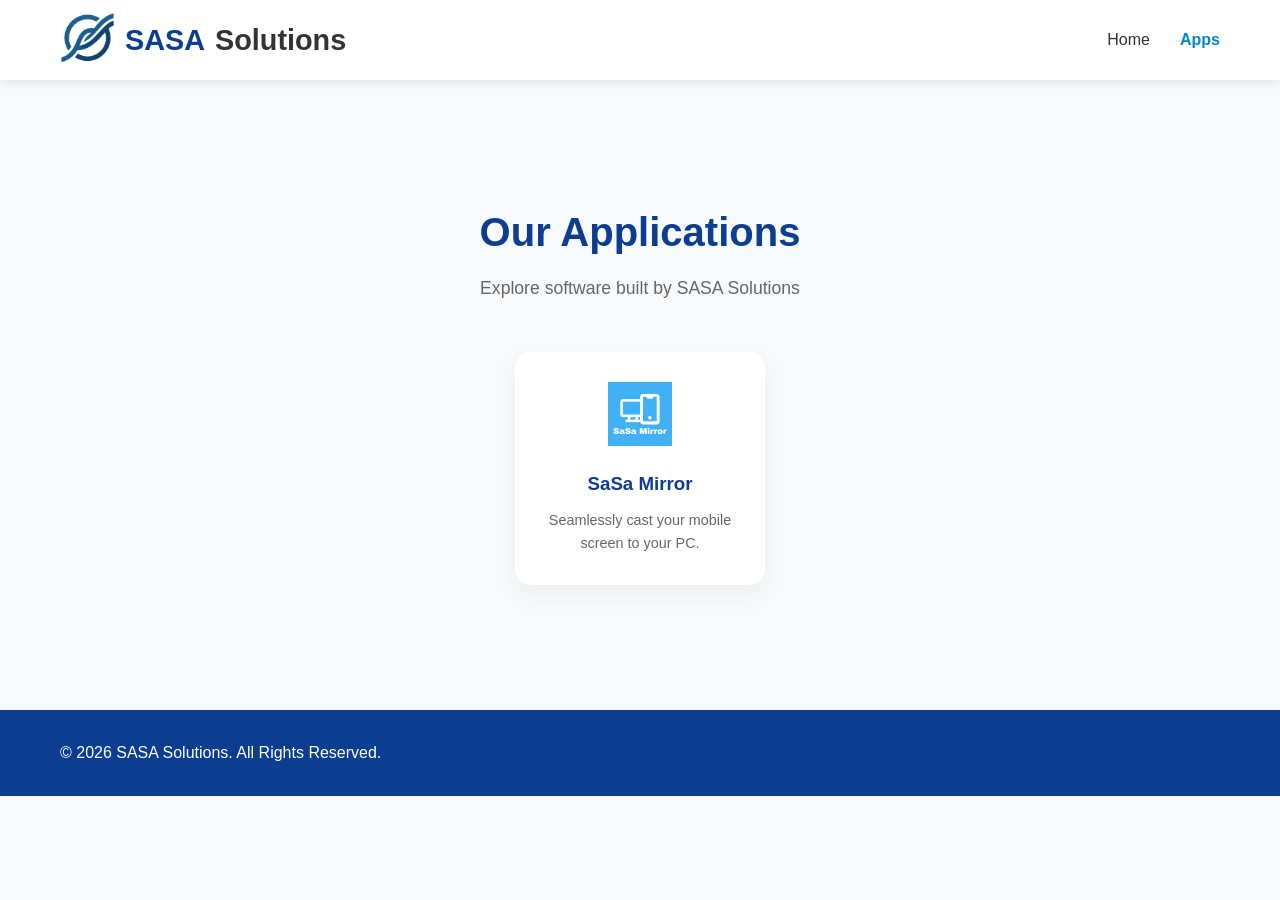
<file: apps.html>
<!DOCTYPE html>
<html lang="en">
<head>
    <!-- Google Analytics -->
    <script async src="https://www.googletagmanager.com/gtag/js?id=G-H85WKNMF92"></script>
    <script>
      window.dataLayer = window.dataLayer || [];
      function gtag(){dataLayer.push(arguments);}
      gtag('js', new Date());
      gtag('config', 'G-H85WKNMF92');
    </script>
    <meta charset="UTF-8">
    <meta name="viewport" content="width=device-width, initial-scale=1.0">
    <title>Our Apps | SASA Solutions</title>
    <link rel="stylesheet" href="style.css">
    <link rel="stylesheet" href="https://cdnjs.cloudflare.com/ajax/libs/font-awesome/6.4.0/css/all.min.css">
</head>
<body style="background: var(--bg-light);">
    
    <!-- FIX: Removed the blue background style from the nav -->
    <nav class="navbar">
        <div class="container nav-container">
            <a href="index.html" class="logo">
                <img src="sasalogo croped.png" alt="SASA Solutions Logo" class="logo-icon">
                <span>SASA</span> Solutions
            </a>
            <ul class="nav-links">
                <li><a href="index.html">Home</a></li>
                <li><a href="apps.html" style="color: var(--secondary-color); font-weight: bold;">Apps</a></li>
            </ul>
        </div>
    </nav>

    <!-- App Gallery Section -->
    <section class="section-padding" style="padding-top: 120px; min-height: 70vh;">
        <div class="container text-center">
            <h2 class="section-title">Our Applications</h2>
            <p class="section-subtitle">Explore software built by SASA Solutions</p>
            
            <div style="display: flex; justify-content: center; margin-top: 40px;">
                <!-- SaSa Mirror App Card -->
                <a href="sasa-mirror-download.html" style="text-decoration: none; color: inherit;">
                    <div style="background: white; border-radius: 16px; padding: 30px; box-shadow: 0 10px 25px rgba(0,0,0,0.05); text-align: center; max-width: 250px; transition: 0.3s; cursor: pointer;" onmouseover="this.style.transform='translateY(-10px)'" onmouseout="this.style.transform='translateY(0)'">
                        
                        <!-- CHANGED: Replaced phone icon with your custom logo -->
                        <img src="sasamirrorlogo.png" alt="SaSa Mirror Logo" style="width: 64px; height: 64px; object-fit: contain; margin-bottom: 15px;">
                        
                        <h3 style="margin-bottom: 10px; color: var(--primary-color);">SaSa Mirror</h3>
                        <p style="font-size: 0.9rem; color: var(--text-light);">Seamlessly cast your mobile screen to your PC.</p>
                    </div>
                </a>
            </div>
        </div>
    </section>

    <!-- Footer -->
    <footer style="background: var(--primary-color);">
        <div class="container text-center">
            <p>&copy; 2026 SASA Solutions. All Rights Reserved.</p>
        </div>
    </footer>
</body>
</html>
</file>
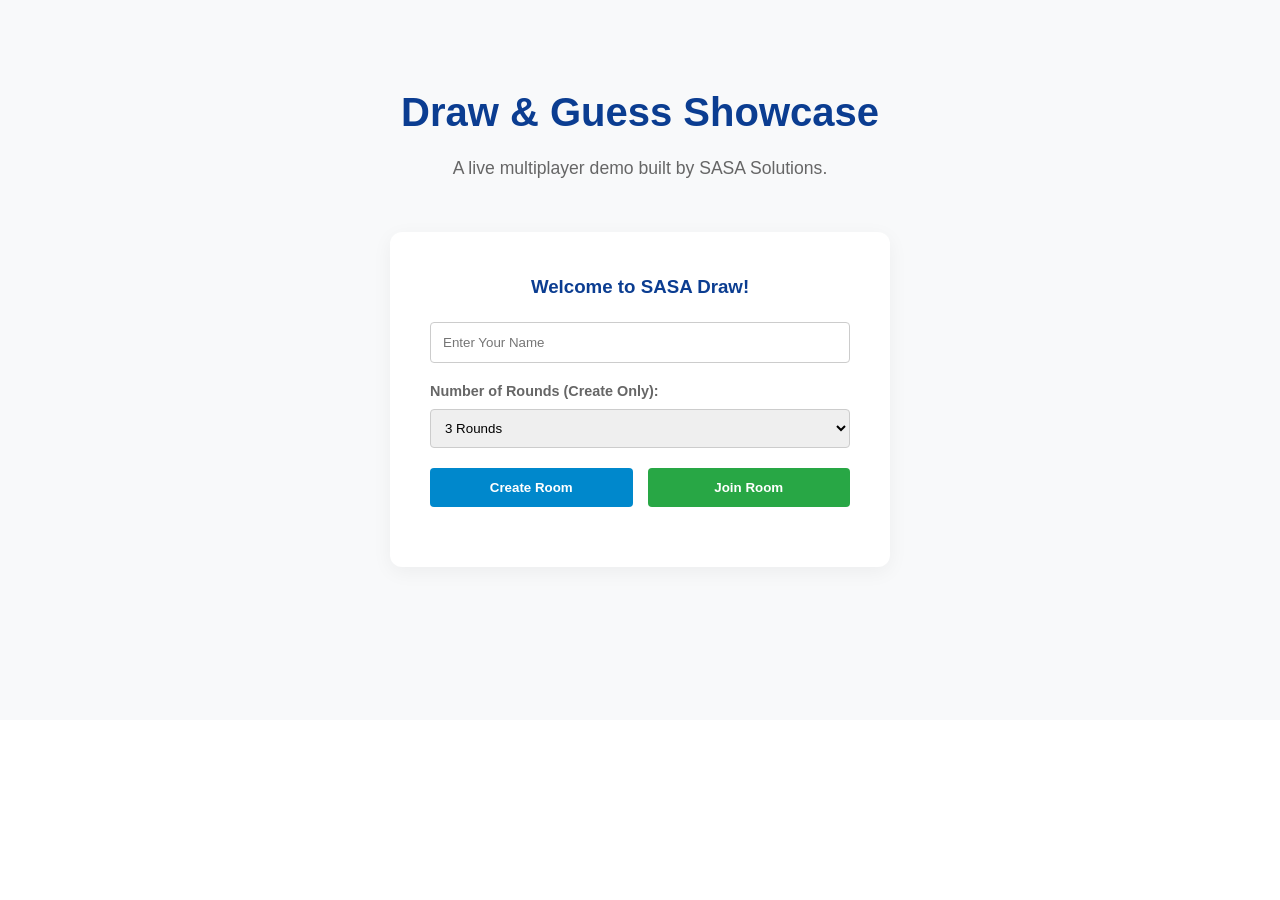
<file: game.html>
<!DOCTYPE html>
<html lang="en">
<head>
    <!-- Google tag (gtag.js) -->
<script async src="https://www.googletagmanager.com/gtag/js?id=G-H85WKNMF92"></script>
<script>
  window.dataLayer = window.dataLayer || [];
  function gtag(){dataLayer.push(arguments);}
  gtag('js', new Date());

  gtag('config', 'G-H85WKNMF92');
</script>
    <meta charset="UTF-8">
    <meta name="viewport" content="width=device-width, initial-scale=1.0">
    <title>SASA Solutions | Multiplayer Draw & Guess</title>
    <link rel="stylesheet" href="style.css">
    <link rel="stylesheet" href="https://cdnjs.cloudflare.com/ajax/libs/font-awesome/6.4.0/css/all.min.css">
</head>
<body>
    <!-- PASTE YOUR SASA SOLUTIONS NAVBAR HERE -->

    <section class="section-padding" style="background: var(--bg-light); min-height: 80vh;">
        <div class="container">
            <h2 class="section-title">Draw & Guess Showcase</h2>
            <p class="section-subtitle">A live multiplayer demo built by SASA Solutions.</p>
            
            <!-- Room Selection Lobby -->
            <div id="lobbyContainer" style="background: var(--white); padding: 40px; border-radius: 12px; box-shadow: 0 5px 20px rgba(0,0,0,0.05); max-width: 500px; margin: 0 auto; text-align: center;">
                <h3 style="color: var(--primary-color); margin-bottom: 20px;">Welcome to SASA Draw!</h3>
                
                <input type="text" id="playerNameInput" placeholder="Enter Your Name" class="form-input" style="width: 100%; padding: 12px; margin-bottom: 15px; border: 1px solid #ccc; border-radius: 4px;" required>
                
                <!-- Rounds Selector for Creating a Room -->
                <div style="margin-bottom: 20px; text-align: left;">
                    <label style="font-weight: bold; font-size: 0.9rem; color: var(--text-light);">Number of Rounds (Create Only):</label>
                    <select id="roundsInput" style="width: 100%; padding: 10px; border: 1px solid #ccc; border-radius: 4px; margin-top: 5px;">
                        <option value="1">1 Round</option>
                        <option value="2">2 Rounds</option>
                        <option value="3" selected>3 Rounds</option>
                        <option value="5">5 Rounds</option>
                    </select>
                </div>
                
                <div style="display: flex; gap: 15px; justify-content: center; margin-bottom: 20px;">
                    <button id="showCreateBtn" class="btn-primary" style="flex: 1;">Create Room</button>
                    <button id="showJoinBtn" class="btn-primary" style="flex: 1; background: #28a745;">Join Room</button>
                </div>

                <!-- Hidden Join Room Details -->
                <div id="joinRoomDetails" style="display: none; margin-top: 15px;">
                    <input type="text" id="roomIdInput" placeholder="Enter 4-Letter Room ID" style="width: 100%; padding: 12px; margin-bottom: 15px; border: 1px solid #ccc; border-radius: 4px; text-transform: uppercase;" maxlength="4">
                    <button id="joinSubmitBtn" class="btn-primary" style="width: 100%; background: #28a745;">Join Game Now</button>
                    <p id="joinError" style="color: red; margin-top: 10px; display: none;"></p>
                </div>
            </div>

            <!-- MAIN GAME -->
            <div id="mainGameContainer" class="game-container" style="display: none;">
                
                <!-- Header with Room ID and Timer -->
                <div style="width: 100%; display: flex; justify-content: space-between; align-items: center; margin-bottom: 10px; padding: 0 10px;">
                    <h3 style="color: var(--text-light); font-size: 1.2rem;">Room: <span id="displayRoomId" style="color: var(--primary-color); letter-spacing: 2px;"></span></h3>
                    <h3 style="color: #d9534f; font-size: 1.2rem;">Time: <span id="timerDisplay">--</span>s</h3>
                </div>

                <!-- Live Scoreboard -->
                <div id="scoreboard" style="width: 100%; display: flex; gap: 10px; justify-content: center; margin-bottom: 15px; flex-wrap: wrap;">
                    <!-- Player scores will be injected here automatically -->
                </div>

                <div id="wordSelectionArea" style="width: 100%; text-align: center; margin-bottom: 15px;">
                    <button id="startGameBtn" class="btn-primary" style="width: 100%; max-width: 300px; background: #ff9800;">Start Game Loop</button>
                    <div id="wordChoices" style="display: none; gap: 10px; justify-content: center; margin-top: 10px;"></div>
                    <h3 id="currentWordDisplay" style="color: var(--primary-color); display: none; margin-top: 10px;"></h3>
                </div>

                <div class="canvas-container">
                    <div class="toolbar">
                        <input type="color" id="colorPicker" value="#0b3d91">
                        <input type="range" id="brushSize" min="1" max="20" value="5">
                        <button id="clearBtn" class="btn-primary" style="padding: 5px 15px;">Clear Canvas</button>
                    </div>
                    <canvas id="gameCanvas" width="800" height="500"></canvas>
                </div>

                <div class="chat-container">
                    <ul id="messages"></ul>
                    <form id="chatForm">
                        <input id="chatInput" autocomplete="off" placeholder="Guess the word..." required />
                        <button type="submit" class="btn-primary" style="border-radius: 0 4px 4px 0;">Send</button>
                    </form>
                </div>

                <!-- NEW: Game Over Modal -->
                <div id="gameOverModal">
                    <div class="modal-content">
                        <h2 style="color: var(--primary-color); margin-bottom: 10px;">🏆 Game Over!</h2>
                        <h3 id="winnerDisplay" style="color: #28a745; margin-bottom: 20px;"></h3>
                        <ul id="finalScoresList" style="list-style: none; padding: 0; margin-bottom: 20px; font-size: 1.1rem; line-height: 1.8;"></ul>
                        <button id="closeModalBtn" class="btn-primary" style="width: 100%;">Close & Play Again</button>
                    </div>
                </div>

            </div>
        </div>
    </section>

    <!-- PASTE YOUR SASA SOLUTIONS FOOTER HERE -->

    <script src="https://cdn.socket.io/4.7.2/socket.io.min.js"></script>
    <script src="game.js"></script>
</body>
</html>
</file>
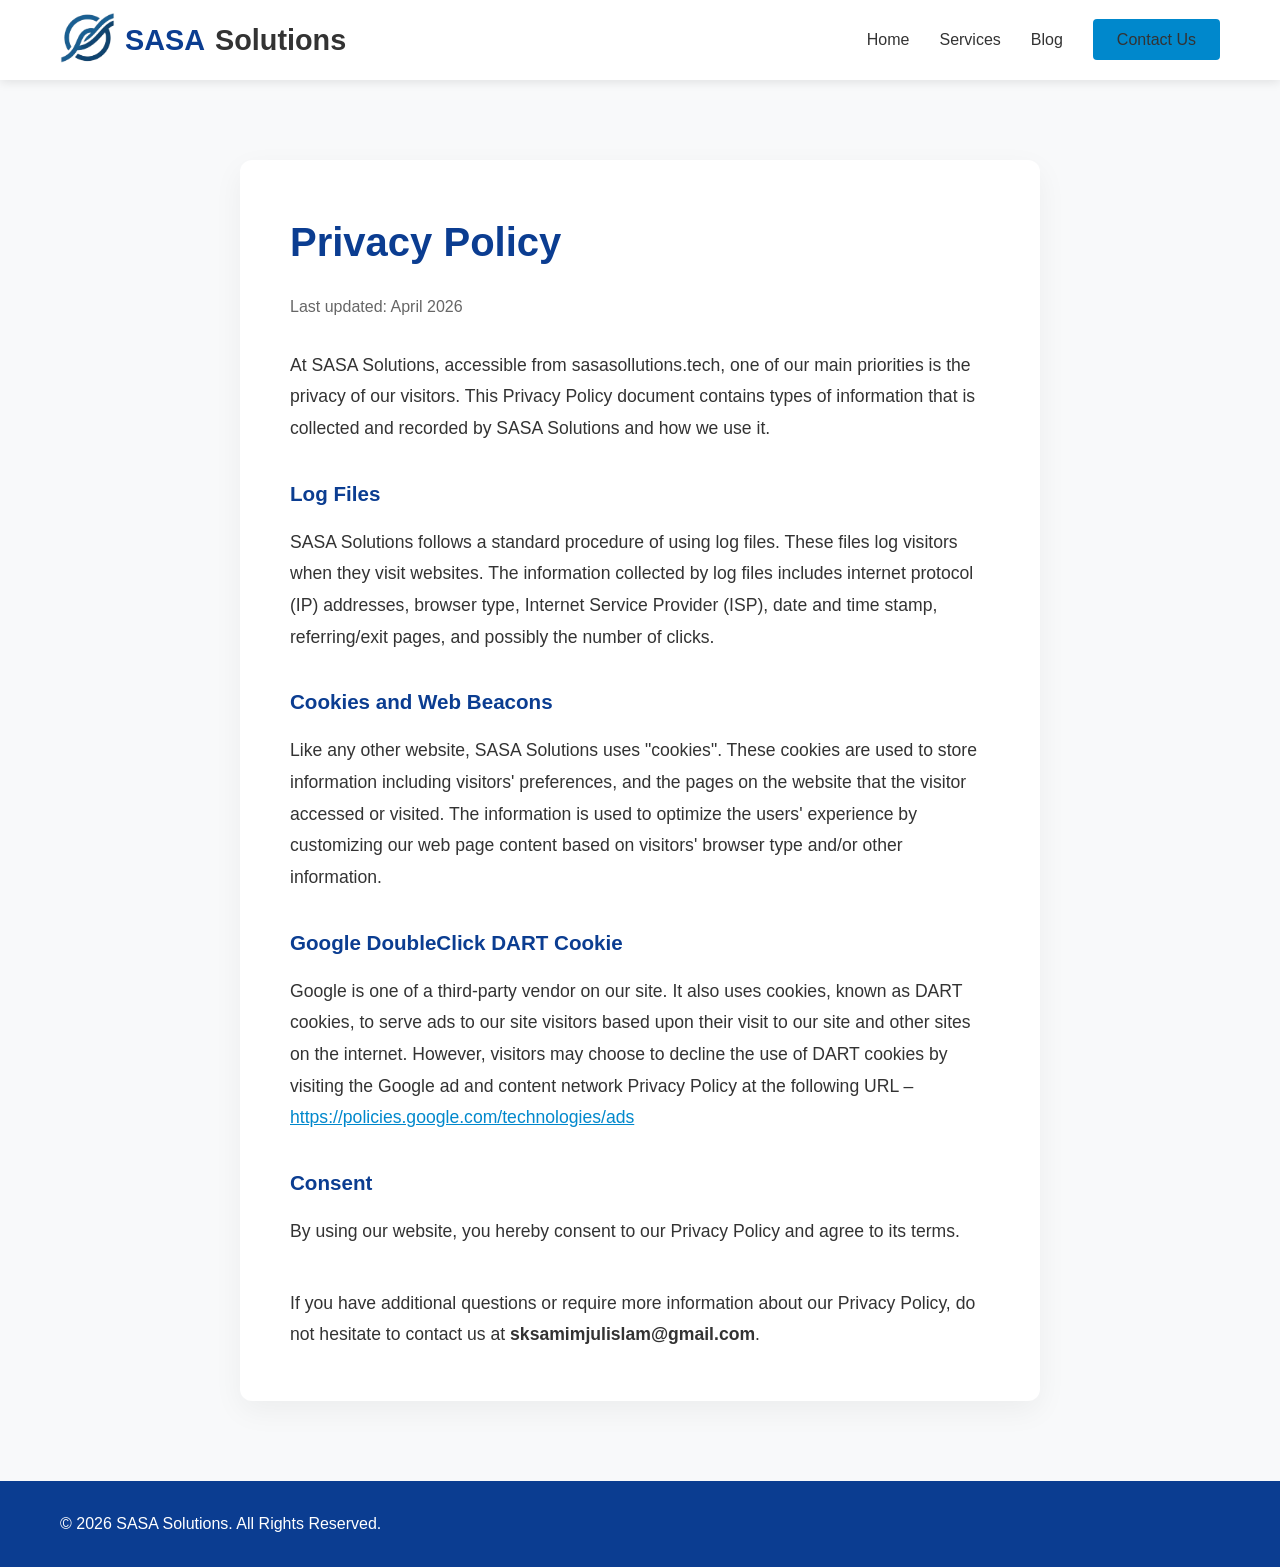
<file: privacy-policy.html>
<!DOCTYPE html>
<html lang="en">
<head>
    <!-- Google tag (gtag.js) -->
<script async src="https://www.googletagmanager.com/gtag/js?id=G-H85WKNMF92"></script>
<script>
  window.dataLayer = window.dataLayer || [];
  function gtag(){dataLayer.push(arguments);}
  gtag('js', new Date());

  gtag('config', 'G-H85WKNMF92');
</script>
    <meta charset="UTF-8">
    <meta name="viewport" content="width=device-width, initial-scale=1.0">
    <title>Privacy Policy | SASA Solutions</title>
    <link rel="stylesheet" href="style.css">
    <link rel="stylesheet" href="https://cdnjs.cloudflare.com/ajax/libs/font-awesome/6.4.0/css/all.min.css">
</head>
<body style="background: var(--bg-light);">

    <nav class="navbar">
        <div class="container nav-container">
            <a href="index.html" class="logo">
                <img src="sasalogo croped.png" alt="SASA Solutions Logo" class="logo-icon">
                <span>SASA</span> Solutions
            </a>
            <ul class="nav-links">
                <li><a href="index.html">Home</a></li>
                <li><a href="index.html#services">Services</a></li>
                <li><a href="index.html#blog">Blog</a></li>
                <li><a href="index.html#contact" class="btn-primary">Contact Us</a></li>
            </ul>
        </div>
    </nav>

    <section class="section-padding">
        <div class="container" style="max-width: 800px; background: var(--white); padding: 50px; border-radius: 12px; box-shadow: 0 10px 30px rgba(0,0,0,0.05);">
            <h1 style="color: var(--primary-color); margin-bottom: 20px; font-size: 2.5rem;">Privacy Policy</h1>
            <p style="color: var(--text-light); margin-bottom: 30px;">Last updated: April 2026</p>

            <div style="font-size: 1.1rem; line-height: 1.8; color: var(--text-dark);">
                <p style="margin-bottom: 15px;">At SASA Solutions, accessible from sasasollutions.tech, one of our main priorities is the privacy of our visitors. This Privacy Policy document contains types of information that is collected and recorded by SASA Solutions and how we use it.</p>

                <h3 style="color: var(--primary-color); margin: 30px 0 15px 0;">Log Files</h3>
                <p style="margin-bottom: 15px;">SASA Solutions follows a standard procedure of using log files. These files log visitors when they visit websites. The information collected by log files includes internet protocol (IP) addresses, browser type, Internet Service Provider (ISP), date and time stamp, referring/exit pages, and possibly the number of clicks.</p>

                <h3 style="color: var(--primary-color); margin: 30px 0 15px 0;">Cookies and Web Beacons</h3>
                <p style="margin-bottom: 15px;">Like any other website, SASA Solutions uses "cookies". These cookies are used to store information including visitors' preferences, and the pages on the website that the visitor accessed or visited. The information is used to optimize the users' experience by customizing our web page content based on visitors' browser type and/or other information.</p>

                <h3 style="color: var(--primary-color); margin: 30px 0 15px 0;">Google DoubleClick DART Cookie</h3>
                <p style="margin-bottom: 15px;">Google is one of a third-party vendor on our site. It also uses cookies, known as DART cookies, to serve ads to our site visitors based upon their visit to our site and other sites on the internet. However, visitors may choose to decline the use of DART cookies by visiting the Google ad and content network Privacy Policy at the following URL – <a href="https://policies.google.com/technologies/ads" target="_blank" style="color: var(--secondary-color);">https://policies.google.com/technologies/ads</a></p>

                <h3 style="color: var(--primary-color); margin: 30px 0 15px 0;">Consent</h3>
                <p style="margin-bottom: 15px;">By using our website, you hereby consent to our Privacy Policy and agree to its terms.</p>
                
                <p style="margin-top: 40px;">If you have additional questions or require more information about our Privacy Policy, do not hesitate to contact us at <strong>sksamimjulislam@gmail.com</strong>.</p>
            </div>
        </div>
    </section>

    <footer>
        <div class="container text-center">
            <p>&copy; 2026 SASA Solutions. All Rights Reserved.</p>
        </div>
    </footer>

</body>
</html>
</file>
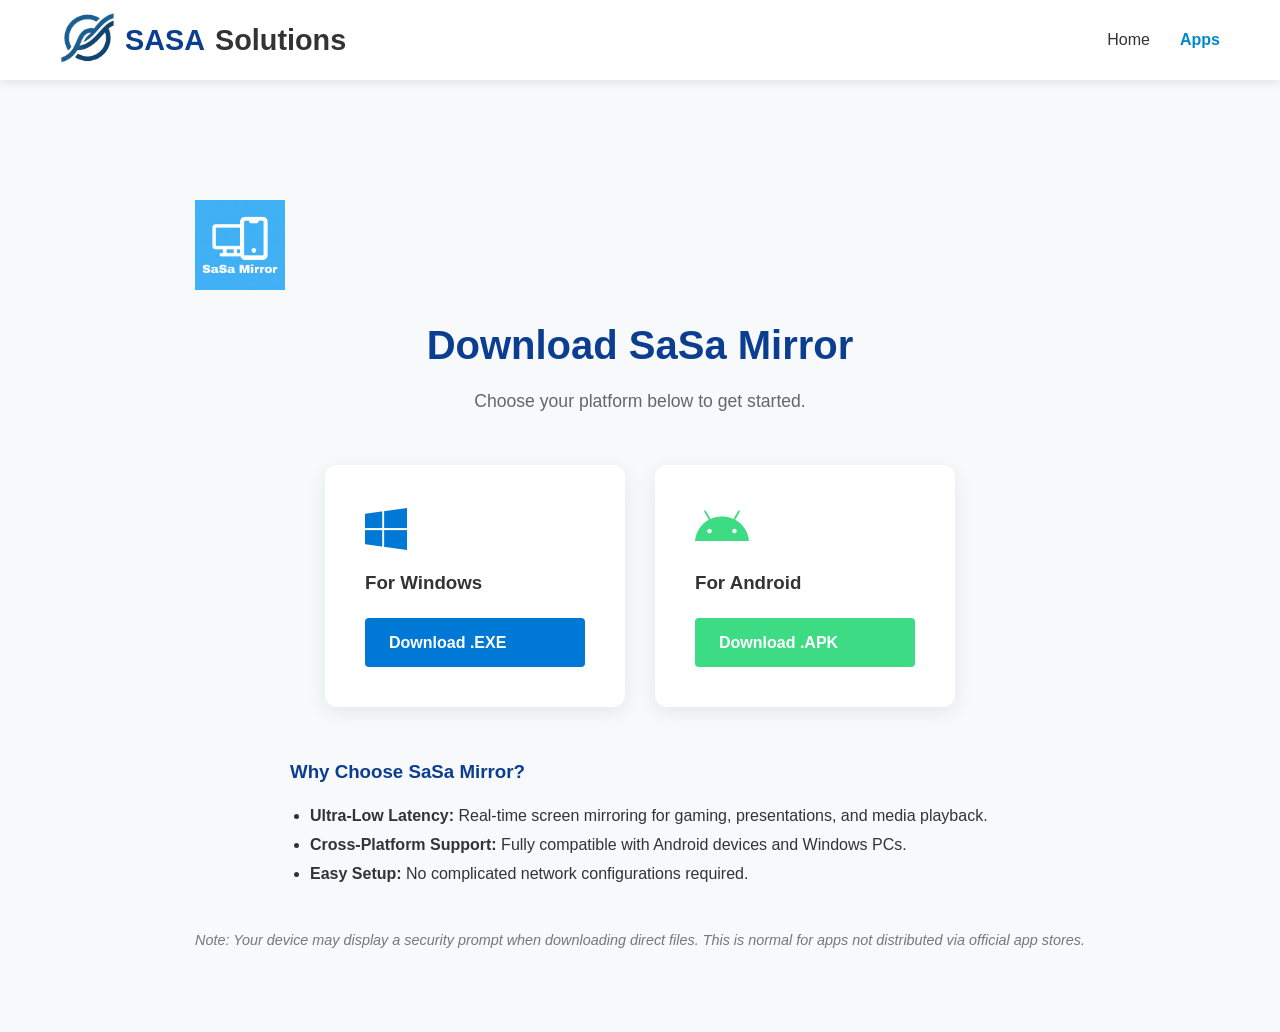
<file: sasa-mirror-download.html>
<!DOCTYPE html>
<html lang="en">
<head>
    <!-- Google Analytics Tracker -->
    <script async src="https://www.googletagmanager.com/gtag/js?id=G-H85WKNMF92"></script>
    <script>
      window.dataLayer = window.dataLayer || [];
      function gtag(){dataLayer.push(arguments);}
      gtag('js', new Date());
      gtag('config', 'G-H85WKNMF92');

      function trackDownload(appName) {
          gtag('event', 'app_download', { 'app_name': appName });
      }
    </script>
    
    <meta charset="UTF-8">
    <meta name="viewport" content="width=device-width, initial-scale=1.0">
    
    <!-- SEO Title & Description -->
    <title>SaSa Mirror App Download | Screen Mirroring for PC & Android</title>
    <meta name="description" content="Download SaSa Mirror app for Windows and Android. Cast your mobile screen to your PC with low latency and high performance.">
    <meta name="keywords" content="SaSa Mirror, SaSa Mirror app, download sasa mirror, screen mirroring app, android to pc mirror">
    
    <!-- Open Graph (For Social Shares & Search Snippets) -->
    <meta property="og:title" content="SaSa Mirror App | Fast & Lag-Free Screen Mirroring">
    <meta property="og:description" content="Download SaSa Mirror for Windows PC and Android.">
    <meta property="og:image" content="https://sasasolutions.tech/sasamirrorlogo.png">
    <meta property="og:url" content="https://sasasolutions.tech/sasa-mirror.html">
    <meta property="og:type" content="website">

    <link rel="stylesheet" href="style.css">
    <link rel="stylesheet" href="https://cdnjs.cloudflare.com/ajax/libs/font-awesome/6.4.0/css/all.min.css">

    <!-- Structured Data for Google (SoftwareApplication Schema) -->
    <script type="application/ld+json">
    {
      "@context": "https://schema.org",
      "@type": "SoftwareApplication",
      "name": "SaSa Mirror",
      "operatingSystem": "Windows, Android",
      "applicationCategory": "UtilitiesApplication",
      "offers": {
        "@type": "Offer",
        "price": "0",
        "priceCurrency": "USD"
      },
      "description": "Seamless screen mirroring application connecting Android devices to Windows PC."
    }
    </script>
</head>
<body style="background: var(--bg-light);">

    <nav class="navbar">
        <div class="container nav-container">
            <a href="index.html" class="logo">
                <img src="sasalogo croped.png" alt="SASA Solutions Logo" class="logo-icon">
                <span>SASA</span> Solutions
            </a>
            <ul class="nav-links">
                <li><a href="index.html">Home</a></li>
                <li><a href="apps.html" style="color: var(--secondary-color); font-weight: bold;">Apps</a></li>
            </ul>
        </div>
    </nav>

    <section class="section-padding" style="padding-top: 120px; min-height: 80vh; display: flex; align-items: center;">
        <div class="container text-center">
            
            <img src="sasamirrorlogo.png" alt="SaSa Mirror Logo" style="width: 90px; height: 90px; object-fit: contain; margin-bottom: 15px;">
            
            <h2 class="section-title">Download SaSa Mirror</h2>
            <p class="section-subtitle">Choose your platform below to get started.</p>
            
            <div style="display: flex; justify-content: center; gap: 30px; margin-top: 40px; flex-wrap: wrap;">
                
                <!-- Windows Download Card -->
                <div style="background: white; padding: 40px; border-radius: 12px; box-shadow: 0 5px 20px rgba(0,0,0,0.08); width: 300px;">
                    <i class="fab fa-windows" style="font-size: 3rem; color: #0078D6; margin-bottom: 15px;"></i>
                    <h3 style="margin-bottom: 20px;">For Windows</h3>
                    <a href="https://github.com/Its-SK/sasasollutions/releases/download/v1.0.0/SaSaMirror_Setup_v1.0.exe" download onclick="trackDownload('SaSaMirror_Windows')" class="btn-primary" style="display: block; width: 100%; background: #0078D6;">Download .EXE</a>
                </div>

                <!-- Android Download Card -->
                <div style="background: white; padding: 40px; border-radius: 12px; box-shadow: 0 5px 20px rgba(0,0,0,0.08); width: 300px;">
                    <i class="fab fa-android" style="font-size: 3rem; color: #3DDC84; margin-bottom: 15px;"></i>
                    <h3 style="margin-bottom: 20px;">For Android</h3>
                    <a href="https://github.com/Its-SK/sasasollutions/releases/download/v1.0.0/SaSa.Mirror.apk" download onclick="trackDownload('SaSaMirror_Android')" class="btn-primary" style="display: block; width: 100%; background: #3DDC84; color: #fff;">Download .APK</a>
                </div>

            </div> <!-- Flex container ends here -->

            <!-- Information section perfectly centered below the buttons -->
            <div style="margin-top: 50px; text-align: left; max-width: 700px; margin-left: auto; margin-right: auto;">
                <h3 style="color: var(--primary-color); margin-bottom: 15px;">Why Choose SaSa Mirror?</h3>
                <ul style="line-height: 1.8; color: var(--text-dark); margin-left: 20px;">
                    <li><strong>Ultra-Low Latency:</strong> Real-time screen mirroring for gaming, presentations, and media playback.</li>
                    <li><strong>Cross-Platform Support:</strong> Fully compatible with Android devices and Windows PCs.</li>
                    <li><strong>Easy Setup:</strong> No complicated network configurations required.</li>
                </ul>
            </div>
            
            <p style="margin-top: 40px; color: #777; font-size: 0.9rem;">
                <em>Note: Your device may display a security prompt when downloading direct files. This is normal for apps not distributed via official app stores.</em>
            </p>

        </div>
    </section>

    <script src="script.js"></script>
</body>
</html>
</file>
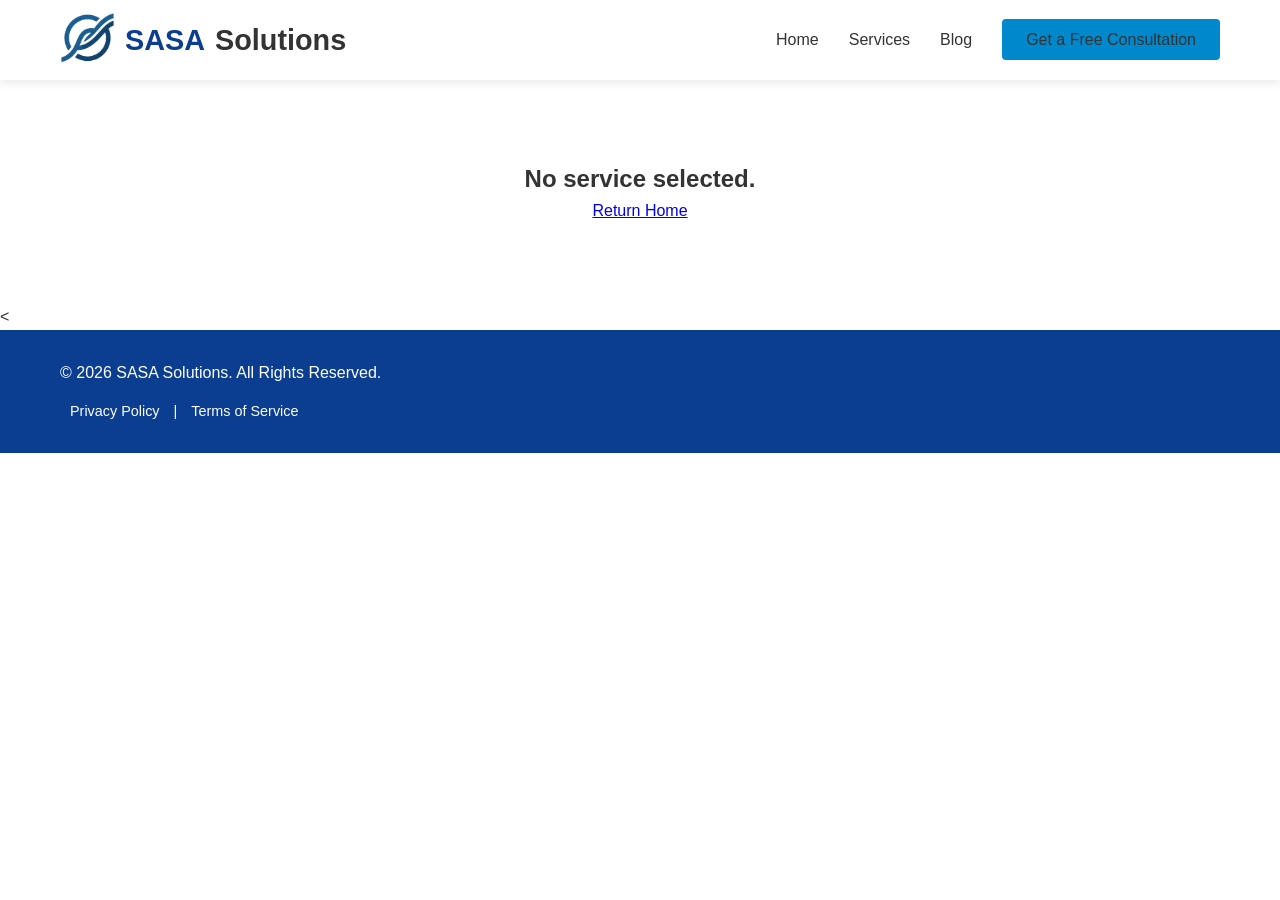
<file: service-details.html>
<!DOCTYPE html>
<html lang="en">
<head>
    
<!-- Google tag (gtag.js) -->
<script async src="https://www.googletagmanager.com/gtag/js?id=G-H85WKNMF92"></script>
<script>
  window.dataLayer = window.dataLayer || [];
  function gtag(){dataLayer.push(arguments);}
  gtag('js', new Date());

  gtag('config', 'G-H85WKNMF92');
</script>
    <meta charset="UTF-8">
    <meta name="viewport" content="width=device-width, initial-scale=1.0">
    <title>Service Details | SASA Solutions</title>
    <link rel="stylesheet" href="style.css">
    <link rel="stylesheet" href="https://cdnjs.cloudflare.com/ajax/libs/font-awesome/6.4.0/css/all.min.css">
</head>
<body>

    <nav class="navbar">
        <div class="container nav-container">
            <a href="index.html" class="logo">
                <img src="sasalogo croped.png" alt="SASA Solutions Logo" class="logo-icon">
                <span>SASA</span> Solutions
            </a>
            <ul class="nav-links">
                <li><a href="index.html">Home</a></li>
                <li><a href="index.html#services">Services</a></li>
                <li><a href="index.html#blog">Blog</a></li> <li><a href="index.html#contact" class="btn-primary">Get a Free Consultation</a></li>
            </ul>
        </div>
    </nav>

    <div id="dynamic-service-content">
        <div class="container section-padding" style="text-align: center;">
            <h2>Loading Service Details...</h2>
        </div>
    </div>

    <<footer>
        <div class="container text-center">
            <p>&copy; 2026 SASA Solutions. All Rights Reserved.</p>
            <div style="margin-top: 15px; font-size: 0.9rem;">
                <a href="privacy-policy.html" style="color: var(--white); text-decoration: none; margin: 0 10px;">Privacy Policy</a> | 
                <a href="terms.html" style="color: var(--white); text-decoration: none; margin: 0 10px;">Terms of Service</a>
            </div>
        </div>
    </footer>

    <script src="service-page.js"></script>
</body>
</html>
</file>
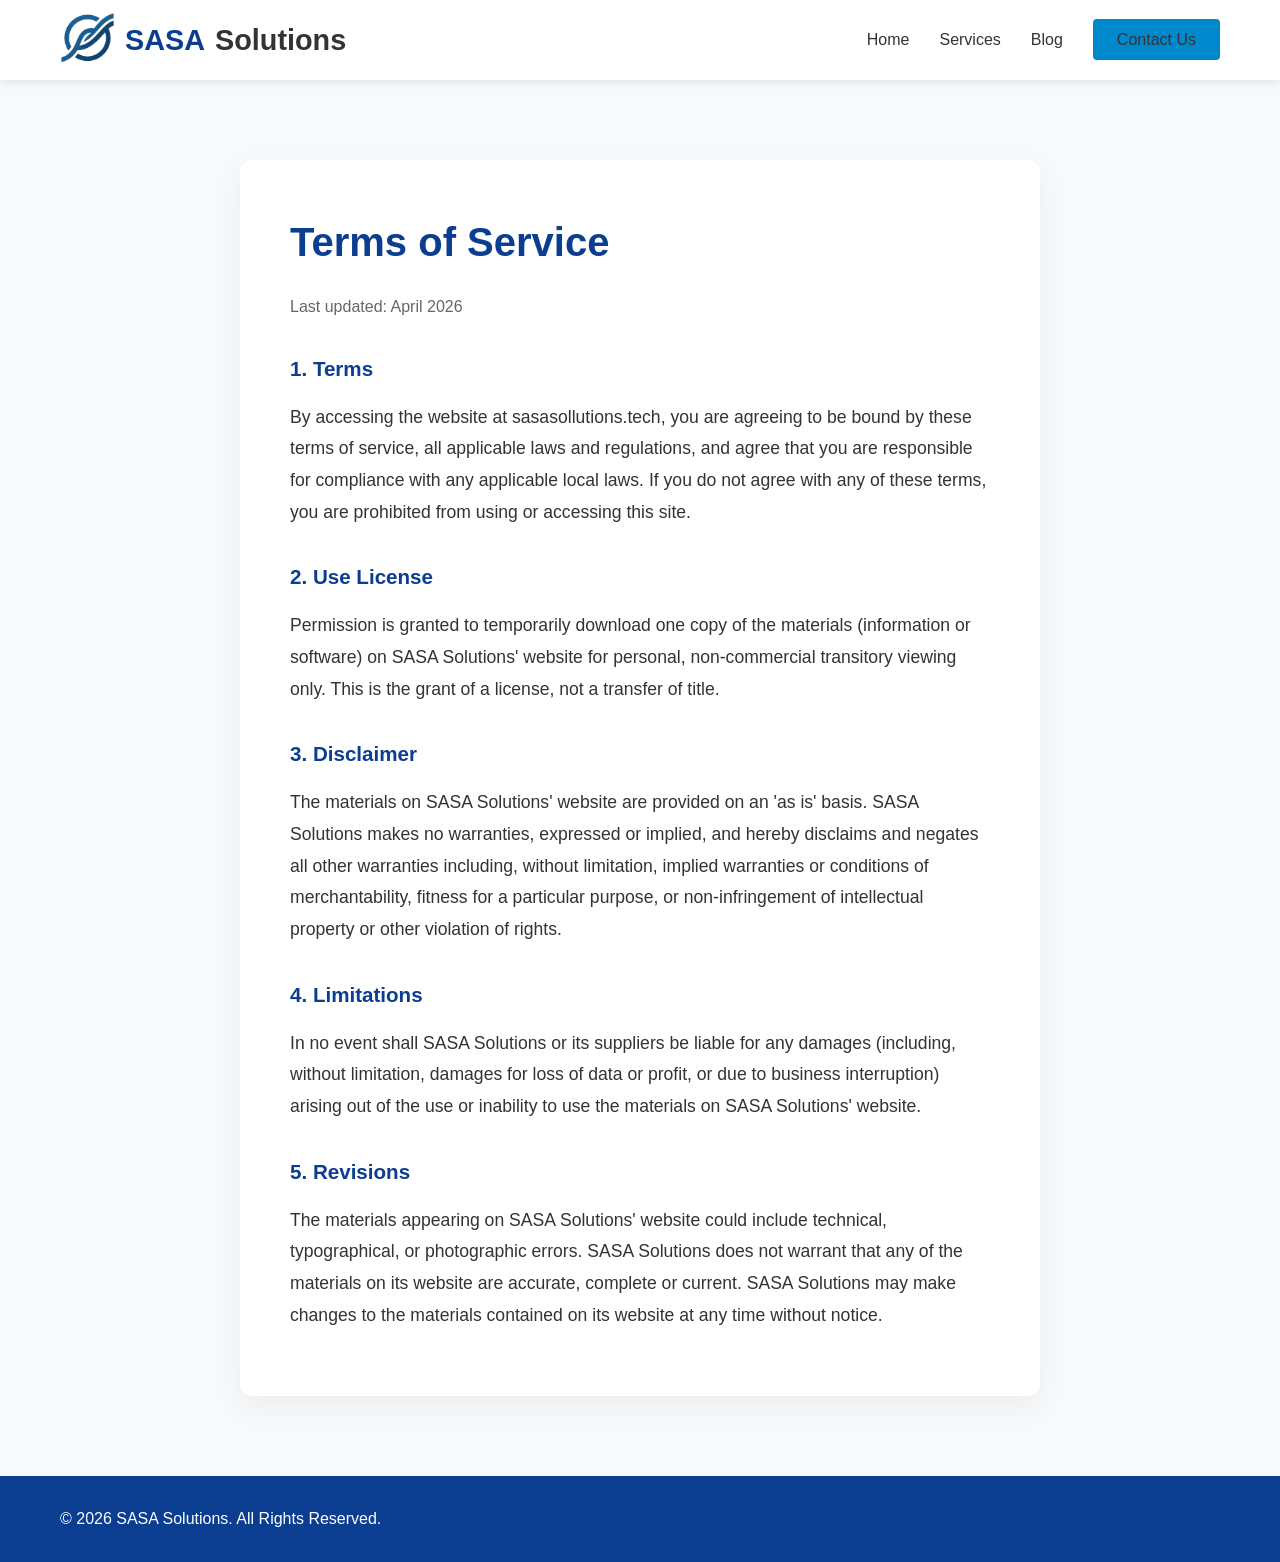
<file: terms.html>
<!DOCTYPE html>
<html lang="en">
<head>
    <!-- Google tag (gtag.js) -->
<script async src="https://www.googletagmanager.com/gtag/js?id=G-H85WKNMF92"></script>
<script>
  window.dataLayer = window.dataLayer || [];
  function gtag(){dataLayer.push(arguments);}
  gtag('js', new Date());

  gtag('config', 'G-H85WKNMF92');
</script>
    <meta charset="UTF-8">
    <meta name="viewport" content="width=device-width, initial-scale=1.0">
    <title>Terms of Service | SASA Solutions</title>
    <link rel="stylesheet" href="style.css">
    <link rel="stylesheet" href="https://cdnjs.cloudflare.com/ajax/libs/font-awesome/6.4.0/css/all.min.css">
</head>
<body style="background: var(--bg-light);">

    <nav class="navbar">
        <div class="container nav-container">
            <a href="index.html" class="logo">
                <img src="sasalogo croped.png" alt="SASA Solutions Logo" class="logo-icon">
                <span>SASA</span> Solutions
            </a>
            <ul class="nav-links">
                <li><a href="index.html">Home</a></li>
                <li><a href="index.html#services">Services</a></li>
                <li><a href="index.html#blog">Blog</a></li>
                <li><a href="index.html#contact" class="btn-primary">Contact Us</a></li>
            </ul>
        </div>
    </nav>

    <section class="section-padding">
        <div class="container" style="max-width: 800px; background: var(--white); padding: 50px; border-radius: 12px; box-shadow: 0 10px 30px rgba(0,0,0,0.05);">
            <h1 style="color: var(--primary-color); margin-bottom: 20px; font-size: 2.5rem;">Terms of Service</h1>
            <p style="color: var(--text-light); margin-bottom: 30px;">Last updated: April 2026</p>

            <div style="font-size: 1.1rem; line-height: 1.8; color: var(--text-dark);">
                <h3 style="color: var(--primary-color); margin: 30px 0 15px 0;">1. Terms</h3>
                <p style="margin-bottom: 15px;">By accessing the website at sasasollutions.tech, you are agreeing to be bound by these terms of service, all applicable laws and regulations, and agree that you are responsible for compliance with any applicable local laws. If you do not agree with any of these terms, you are prohibited from using or accessing this site.</p>

                <h3 style="color: var(--primary-color); margin: 30px 0 15px 0;">2. Use License</h3>
                <p style="margin-bottom: 15px;">Permission is granted to temporarily download one copy of the materials (information or software) on SASA Solutions' website for personal, non-commercial transitory viewing only. This is the grant of a license, not a transfer of title.</p>

                <h3 style="color: var(--primary-color); margin: 30px 0 15px 0;">3. Disclaimer</h3>
                <p style="margin-bottom: 15px;">The materials on SASA Solutions' website are provided on an 'as is' basis. SASA Solutions makes no warranties, expressed or implied, and hereby disclaims and negates all other warranties including, without limitation, implied warranties or conditions of merchantability, fitness for a particular purpose, or non-infringement of intellectual property or other violation of rights.</p>

                <h3 style="color: var(--primary-color); margin: 30px 0 15px 0;">4. Limitations</h3>
                <p style="margin-bottom: 15px;">In no event shall SASA Solutions or its suppliers be liable for any damages (including, without limitation, damages for loss of data or profit, or due to business interruption) arising out of the use or inability to use the materials on SASA Solutions' website.</p>

                <h3 style="color: var(--primary-color); margin: 30px 0 15px 0;">5. Revisions</h3>
                <p style="margin-bottom: 15px;">The materials appearing on SASA Solutions' website could include technical, typographical, or photographic errors. SASA Solutions does not warrant that any of the materials on its website are accurate, complete or current. SASA Solutions may make changes to the materials contained on its website at any time without notice.</p>
            </div>
        </div>
    </section>

    <footer>
        <div class="container text-center">
            <p>&copy; 2026 SASA Solutions. All Rights Reserved.</p>
        </div>
    </footer>

</body>
</html>
</file>
<file: style.css>
/* Base Styles & Reset */
* {
    margin: 0;
    padding: 0;
    box-sizing: border-box;
    font-family: 'Segoe UI', Tahoma, Geneva, Verdana, sans-serif;
}

:root {
    --primary-color: #0b3d91; 
    --secondary-color: #0088cc; 
    --text-dark: #333;
    --text-light: #666;
    --bg-light: #f8f9fa;
    --white: #ffffff;
}

html {
    scroll-behavior: smooth;
}

body {
    color: var(--text-dark);
    line-height: 1.6;
    cursor: auto;
}

.container {
    max-width: 1200px;
    margin: 0 auto;
    padding: 0 20px;
}

.section-padding {
    padding: 80px 0;
}

.section-title {
    text-align: center;
    font-size: 2.5rem;
    color: var(--primary-color);
    margin-bottom: 10px;
}

.section-subtitle {
    text-align: center;
    color: var(--text-light);
    margin-bottom: 50px;
    font-size: 1.1rem;
}

/* Buttons */
.btn-primary {
    background: var(--secondary-color);
    color: var(--white);
    padding: 12px 24px;
    text-decoration: none;
    border-radius: 4px;
    font-weight: bold;
    transition: background 0.3s ease;
    border: none;
    cursor: pointer;
}

.btn-primary:hover {
    background: var(--primary-color);
}

/* Navigation */
.navbar {
    background: var(--white);
    box-shadow: 0 2px 10px rgba(0,0,0,0.1);
    position: sticky;
    top: 0;
    z-index: 1000;
}

.nav-container {
    display: flex;
    justify-content: space-between;
    align-items: center;
    height: 80px;
}

/* Horizontal Alignment */
.logo {
    font-size: 1.8rem;
    font-weight: 800;
    text-decoration: none;
    color: var(--text-dark);
    display: flex; 
    align-items: center; 
    gap: 10px; 
}

.logo span {
    color: var(--primary-color);
}

/* Scales the logo perfectly without distortion */
.logo-icon {
    height: 55px; 
    width: auto; 
    object-fit: contain; 
    display: block; 
}

.nav-links {
    list-style: none;
    display: flex;
    align-items: center;
    gap: 30px;
}

.nav-links a {
    text-decoration: none;
    color: var(--text-dark);
    font-weight: 500;
    transition: color 0.3s ease;
}

.nav-links a:hover {
    color: var(--secondary-color);
}

.hamburger {
    display: none;
    font-size: 1.5rem;
    cursor: pointer;
}

/* Hero Section */
.hero {
    background: linear-gradient(rgba(11, 61, 145, 0.8), rgba(11, 61, 145, 0.9)), url('https://images.unsplash.com/photo-1451187580459-43490279c0fa?q=80&w=2072&auto=format&fit=crop') center/cover;
    height: 80vh;
    display: flex;
    align-items: center;
    text-align: center;
    color: var(--white);
}

.hero-content h1 {
    font-size: 3.5rem;
    margin-bottom: 20px;
    line-height: 1.2;
}

.hero-content p {
    font-size: 1.2rem;
    margin-bottom: 40px;
    max-width: 800px;
    margin-left: auto;
    margin-right: auto;
}

/* Services Grid */
.services {
    background: var(--bg-light);
}

.services-grid {
    display: grid;
    grid-template-columns: repeat(auto-fit, minmax(250px, 1fr));
    gap: 30px;
}

.service-card {
    background: var(--white);
    padding: 40px 30px;
    border-radius: 8px;
    text-align: center;
    box-shadow: 0 5px 15px rgba(0,0,0,0.05);
    transition: transform 0.3s ease;
    text-decoration: none;
    display: block; /* Ensures the whole card is clickable */
}

.service-card:hover {
    transform: translateY(-10px);
}

.service-card i {
    font-size: 3rem;
    color: var(--secondary-color);
    margin-bottom: 20px;
}

.service-card h3 {
    margin-bottom: 15px;
    color: var(--primary-color);
}

/* Contact Section */
.contact-container {
    display: grid;
    grid-template-columns: 1fr 1fr;
    gap: 50px;
    align-items: center;
}

.contact-text h2 {
    font-size: 2.5rem;
    color: var(--primary-color);
    margin-bottom: 20px;
}

.contact-info {
    margin-top: 30px;
}

.contact-info p {
    margin-bottom: 10px;
    font-size: 1.1rem;
}

.contact-info i {
    color: var(--secondary-color);
    margin-right: 10px;
}

.contact-form form {
    display: flex;
    flex-direction: column;
    gap: 15px;
    background: var(--bg-light);
    padding: 40px;
    border-radius: 8px;
}

.contact-form input,
.contact-form textarea {
    width: 100%;
    padding: 15px;
    border: 1px solid #ddd;
    border-radius: 4px;
    font-size: 1rem;
}

.contact-form input:focus,
.contact-form textarea:focus {
    outline: none;
    border-color: var(--secondary-color);
}

.submit-btn {
    width: 100%;
    font-size: 1.1rem;
}

/* About Journey Section - Half Thickness */
.about-container {
    display: flex;
    gap: 30px; 
    align-items: center;
    background: var(--white);
    padding: 25px 40px; 
    border-radius: 12px;
    box-shadow: 0 5px 20px rgba(0,0,0,0.05);
}

.about-image {
    flex: 0 0 auto; 
}

.about-image img {
    width: 100%;
    max-width: 200px; 
    border-radius: 50%; 
    box-shadow: 0 5px 15px rgba(0,0,0,0.1);
    display: block;
}

.about-text {
    flex: 1;
}

.about-text p {
    margin-bottom: 10px; 
    font-size: 1rem; 
}

/* Featured Blog Section */
.featured-blog {
    display: flex;
    align-items: center;
    gap: 40px;
    background: var(--white);
    padding: 40px;
    border-radius: 12px;
    box-shadow: 0 5px 20px rgba(0,0,0,0.05);
}
.featured-text {
    flex: 1;
}
.featured-image {
    flex: 1;
}
.featured-image img {
    width: 100%;
    border-radius: 8px;
    object-fit: cover;
}
.blog-tag {
    background: var(--secondary-color);
    color: var(--white);
    padding: 5px 12px;
    border-radius: 20px;
    font-size: 0.8rem;
    font-weight: bold;
    text-transform: uppercase;
}
.featured-text h3 {
    font-size: 2rem;
    color: var(--primary-color);
    margin: 15px 0;
}
.read-more {
    display: inline-block;
    margin-top: 15px;
    color: var(--secondary-color);
    font-weight: bold;
    text-decoration: none;
}

/* UPDATED: Load More Articles Grid with Images */
.article-grid {
    display: grid;
    grid-template-columns: 1fr;
    gap: 20px;
    margin-top: 40px;
}

/* Update the existing mini-article class to align items to the top */
.mini-article {
    display: flex; 
    align-items: flex-start; /* CHANGED: Keeps the image at the top when expanded */
    justify-content: space-between;
    gap: 30px;
    background: var(--white);
    padding: 25px;
    border-radius: 8px;
    border-left: 4px solid var(--secondary-color);
    box-shadow: 0 2px 10px rgba(0,0,0,0.03);
}

/* Add these NEW classes for the inline expansion */
.full-content {
    display: none; /* Hidden by default */
    margin-top: 15px;
    padding-top: 15px;
    border-top: 1px dashed #ccc; /* Creates a nice visual separator */
    color: var(--text-dark);
}

.full-content p {
    margin-bottom: 15px; /* Spaces out your paragraphs */
}

.mini-article-content {
    flex: 1; /* Allows text to take up the remaining space */
}

.mini-article h4 {
    color: var(--primary-color);
    font-size: 1.3rem;
    margin-bottom: 10px;
}

.mini-article-img {
    width: 150px; /* Fixed width for the thumbnail */
    height: 100px; /* Fixed height */
    object-fit: cover; /* Prevents the image from stretching */
    border-radius: 6px;
    box-shadow: 0 4px 10px rgba(0,0,0,0.1);
}

/* Expand Button */
.expand-btn {
    background: none;
    border: none;
    font-size: 2.5rem;
    color: var(--secondary-color);
    cursor: pointer;
    display: block;
    margin: 40px auto 0;
    transition: transform 0.3s ease;
}
.expand-btn:hover {
    transform: translateY(5px); /* Makes the arrow bounce down when hovered */
}

/* Footer */
footer {
    background: var(--primary-color);
    color: var(--white);
    padding: 30px 0;
}

/* UPDATED: Responsive Design for Mobile Devices */
@media (max-width: 768px) {
    .nav-links {
        display: none; 
    }
    .hamburger {
        display: block;
    }
    .hero-content h1 {
        font-size: 2.5rem;
    }
    .contact-container {
        grid-template-columns: 1fr;
    }
    .about-container {
        flex-direction: column;
        text-align: center;
        padding: 30px 20px;
    }
    .about-text h2 {
        text-align: center !important;
    }
    .featured-blog {
        flex-direction: column-reverse; 
    }
    .mini-article {
        flex-direction: column-reverse; /* Stacks text under the image on small screens */
        text-align: center;
    }
    .mini-article-img {
        width: 100%;
        height: 180px;
    }
}



.game-container { display: flex; flex-wrap: wrap; gap: 20px; background: var(--white); padding: 20px; border-radius: 12px; box-shadow: 0 5px 20px rgba(0,0,0,0.05); justify-content: center; cursor: url('https://img.icons8.com/color/24/000000/pencil.png') 0 24, crosshair !important;}
.canvas-container { flex: 1; min-width: 300px; }
.toolbar { margin-bottom: 15px; display: flex; gap: 15px; align-items: center; }
#gameCanvas {
    width: 100%;
    max-width: 800px;
    border: 2px solid #ddd;
    border-radius: 8px;
    background-color: var(--white);
    box-shadow: inset 0 0 10px rgba(0,0,0,0.02);
    touch-action: none;
    /* This tells the browser: ONLY use the pencil when hovering directly over this exact element */
    cursor: url('https://img.icons8.com/color/24/000000/pencil.png') 0 24, crosshair !important;
}
.chat-container { width: 100%; max-width: 350px; display: flex; flex-direction: column; border: 2px solid #ddd; border-radius: 8px; background: #fdfdfd; }
#messages { list-style-type: none; margin: 0; padding: 15px; flex-grow: 1; overflow-y: auto; height: 400px; }
#messages li { padding: 8px 12px; margin-bottom: 5px; background: #f1f1f1; border-radius: 4px; }
#messages li:nth-child(odd) { background: #e9f2f9; }
#chatForm { display: flex; border-top: 2px solid #ddd; }
#chatInput { flex-grow: 1; padding: 12px; border: none; border-radius: 0 0 0 8px; }
#chatInput:focus { outline: none; background: #f8f9fa; }

/* --- GAME OVER MODAL --- */
#gameOverModal {
    position: fixed;
    top: 0; left: 0; width: 100%; height: 100%;
    background: rgba(0,0,0,0.7);
    display: none;
    justify-content: center;
    align-items: center;
    z-index: 1000;
    backdrop-filter: blur(5px);
}

.modal-content {
    background: white;
    padding: 30px;
    border-radius: 12px;
    text-align: center;
    max-width: 400px;
    width: 90%;
    box-shadow: 0 10px 25px rgba(0,0,0,0.2);
    animation: popIn 0.3s ease-out;
}

@keyframes popIn {
    from { transform: scale(0.8); opacity: 0; }
    to { transform: scale(1); opacity: 1; }
}
</file>
